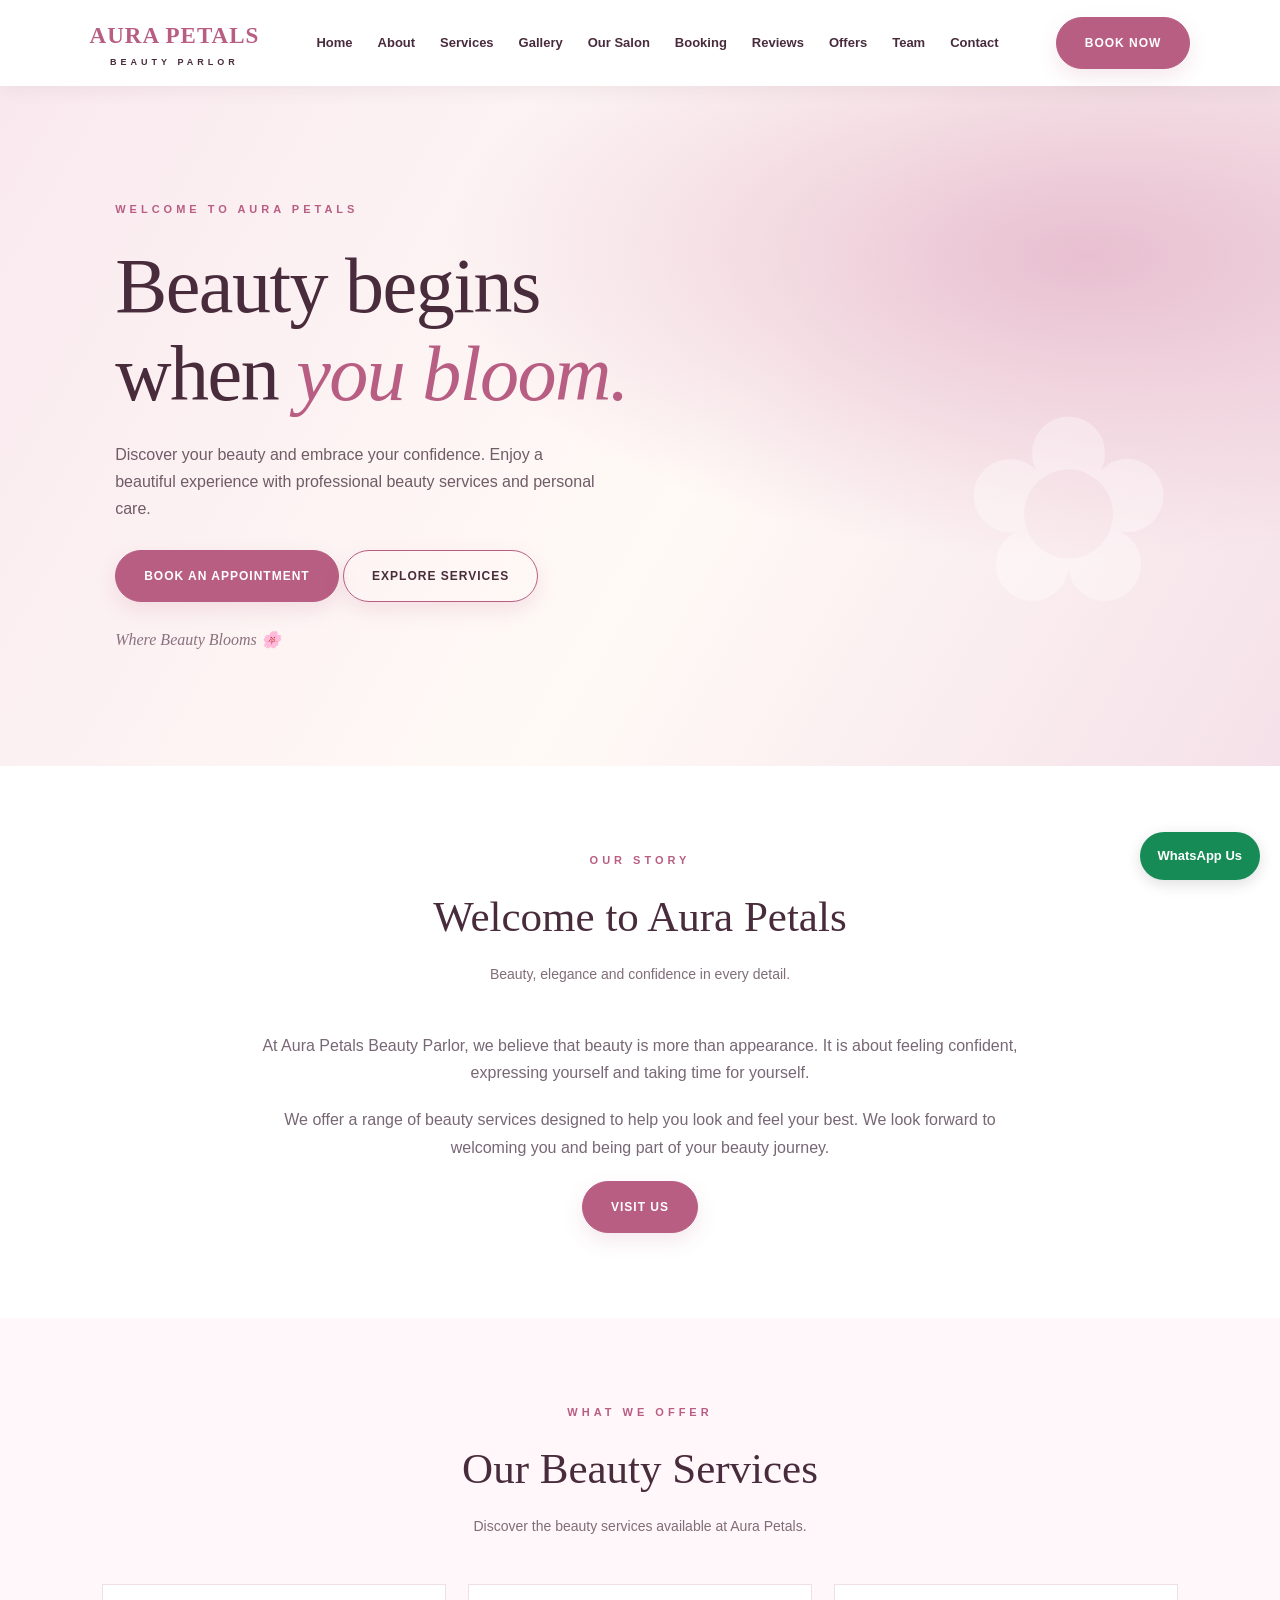
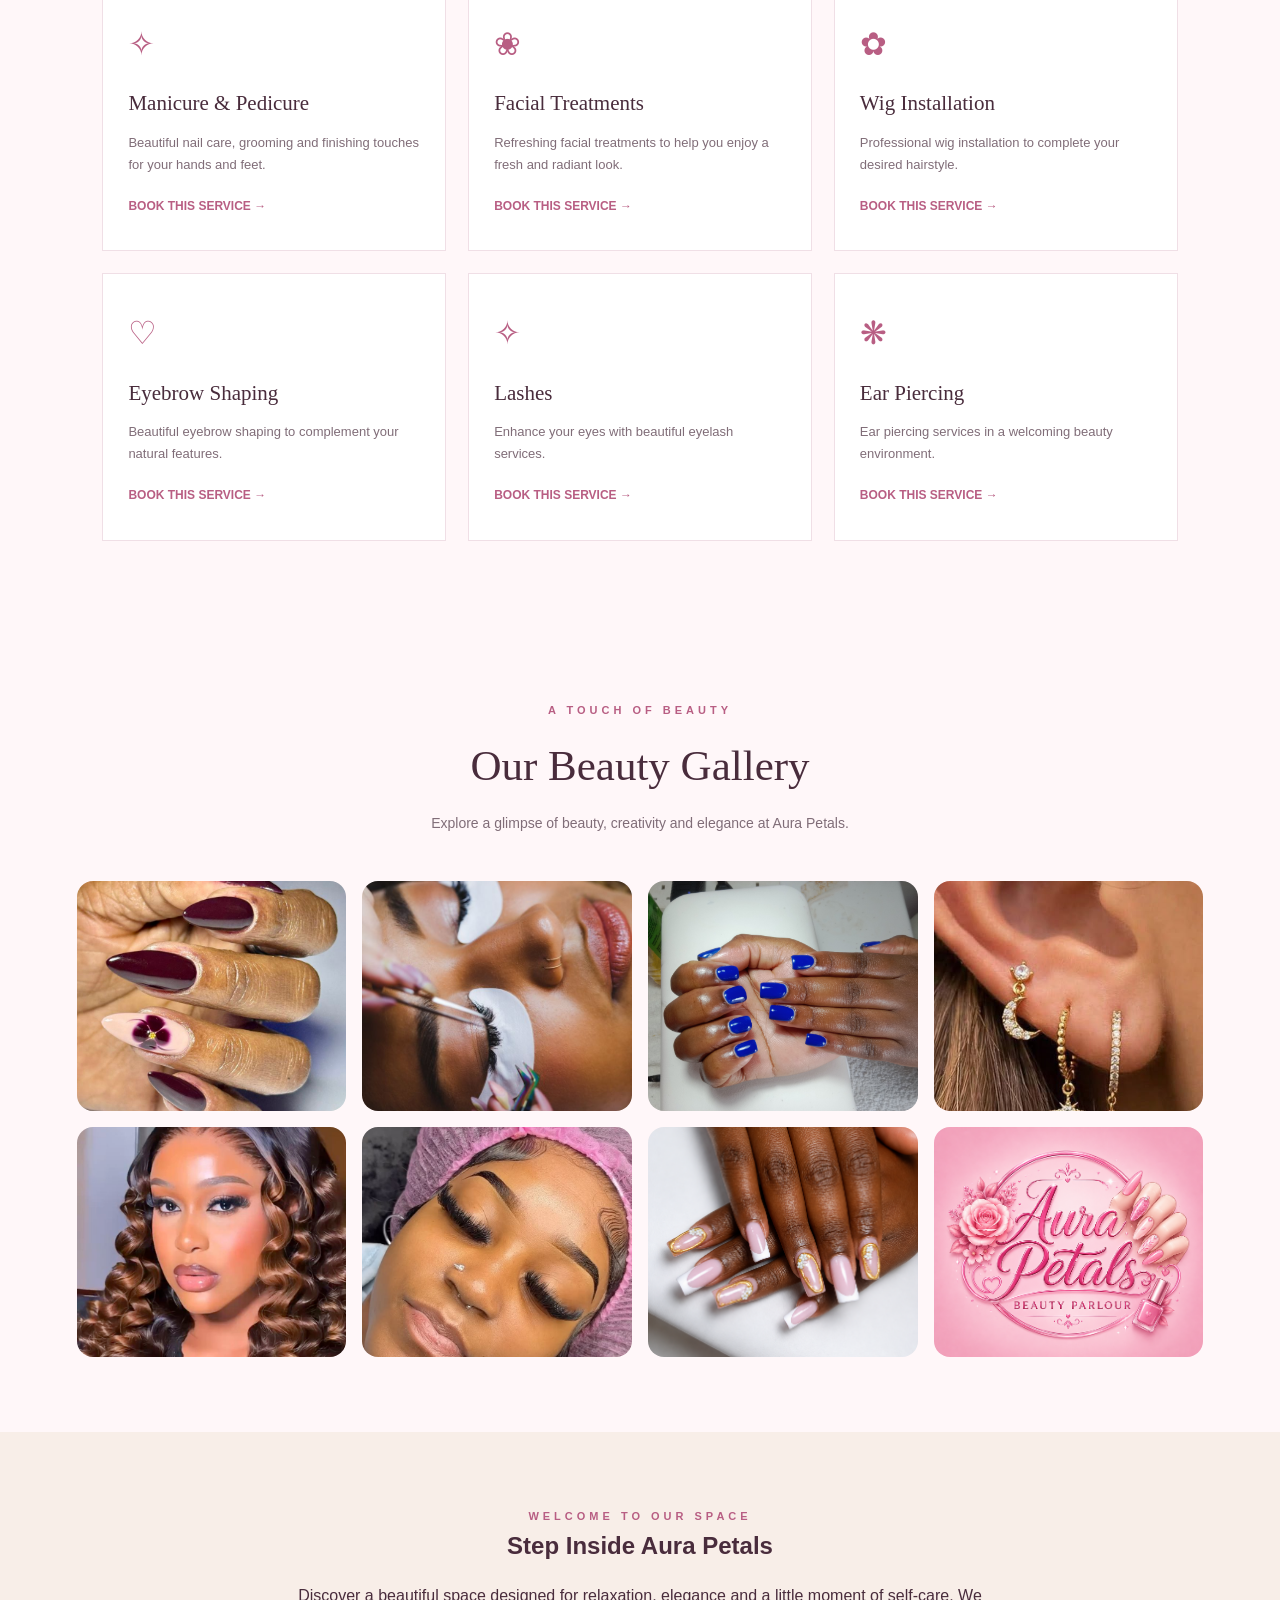
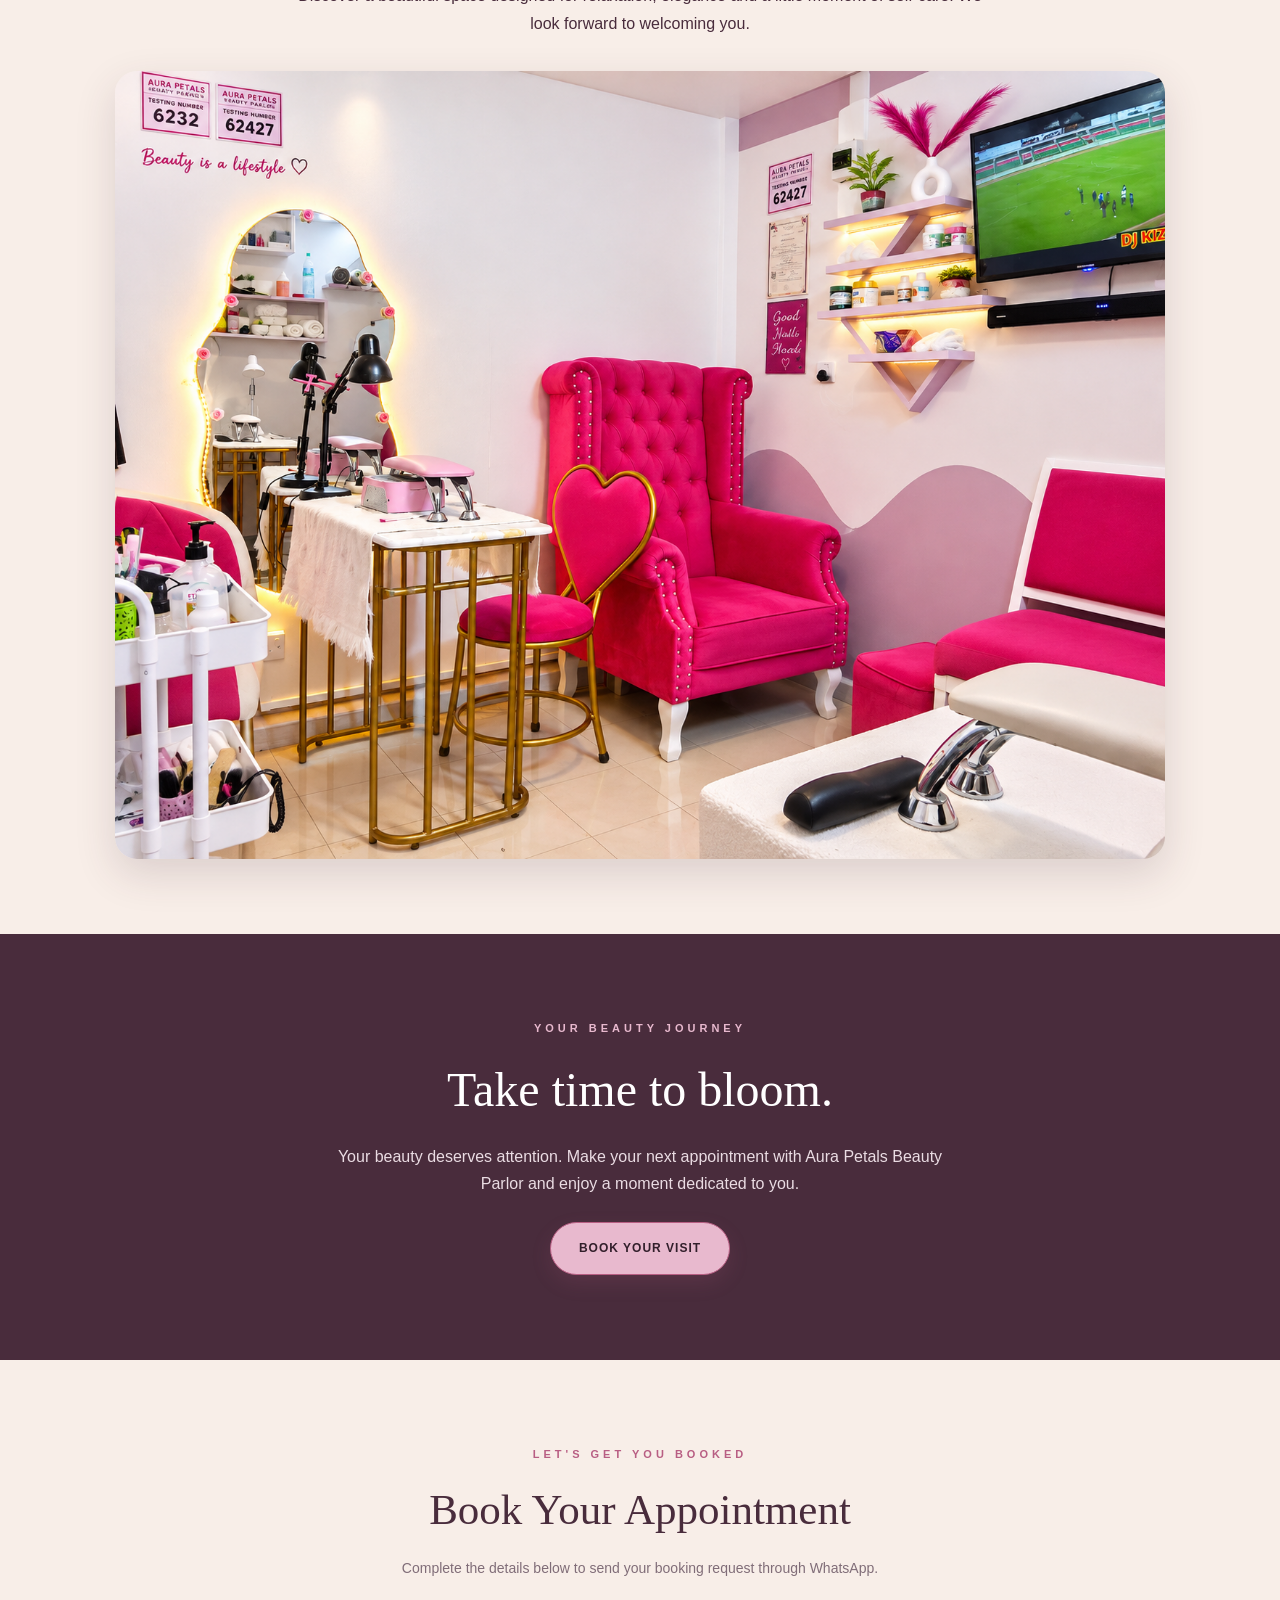
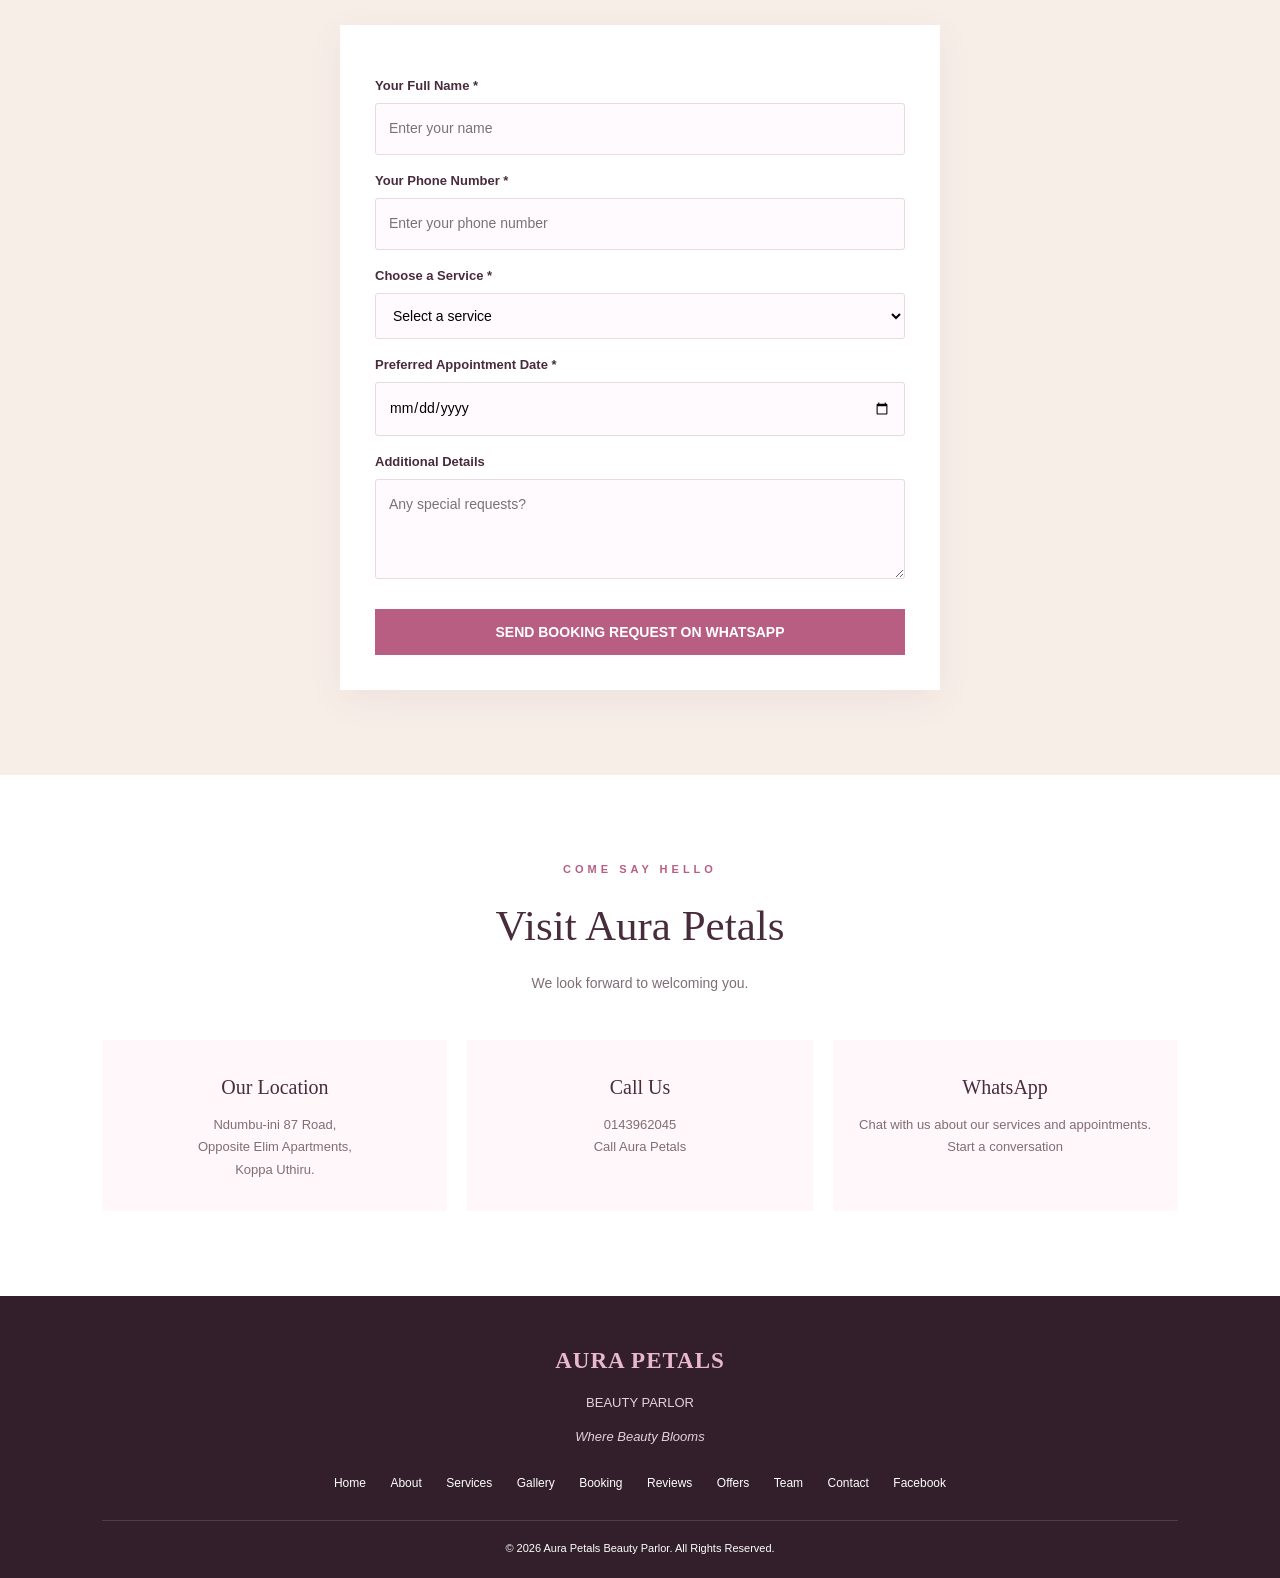
<file: index.html>
<!DOCTYPE html>
<html lang="en">
<head>
<meta charset="UTF-8">
<meta name="viewport" content="width=device-width, initial-scale=1.0">

<title>Aura Petals Beauty Parlor | Where Beauty Blooms</title>
<meta name="description" content="Experience beauty and elegance at Aura Petals Beauty Parlor. Discover professional nail care, facial treatments, lashes, wig installation and more.">

<style>
:root {
  --pink: #b85e83;
  --deep: #492c3c;
  --light: #fff7f9;
  --cream: #f8eee8;
  --gold: #b99568;
  --white: #ffffff;
}

* {
  margin: 0;
  padding: 0;
  box-sizing: border-box;
  scroll-behavior: smooth;
}

body {
  font-family: Arial, sans-serif;
  color: var(--deep);
  background: var(--light);
  line-height: 1.7;
}

a {
  text-decoration: none;
  color: inherit;
}

header {
  position: sticky;
  top: 0;
  z-index: 100;
  background: rgba(255,255,255,.97);
  padding: 16px 7%;
  display: flex;
  align-items: center;
  justify-content: space-between;
  box-shadow: 0 3px 18px #492c3c12;
}

.brand {
  font-family: Georgia, serif;
  font-size: 23px;
  font-weight: bold;
  color: var(--pink);
  letter-spacing: 1px;
}

.brand small {
  display: block;
  font-family: Arial, sans-serif;
  font-size: 9px;
  letter-spacing: 4px;
  text-align: center;
  color: var(--deep);
}

nav {
  display: flex;
  align-items: center;
  gap: 25px;
}

nav a {
  font-size: 13px;
  font-weight: 600;
}

nav a:hover {
  color: var(--pink);
}

.book-nav, .btn {
  display: inline-block;
  background: var(--pink);
  color: white;
  padding: 15px 28px;
  border: 1px solid var(--pink);
  border-radius: 30px;
  font-size: 12px;
  font-weight: bold;
  letter-spacing: 1px;
  text-align: center;
  transition: all .3s ease;
  box-shadow: 0 8px 20px #b85e8325;
}

.book-nav:hover, .btn:hover {
  background: var(--deep);
  transform: translateY(-2px);
}

.hero {
  min-height: 680px;
  display: flex;
  align-items: center;
  padding: 100px 9%;
  background:
    radial-gradient(ellipse at 85% 25%, #e8bfd0 0%, transparent 42%),
    linear-gradient(120deg, #f9e9ef 0%, #fffaf6 55%, #f5e1e9 100%);
  position: relative;
  overflow: hidden;
}

.hero::after {
  content: "✿";
  position: absolute;
  right: 8%;
  bottom: 5%;
  font-size: 260px;
  color: #ffffff55;
  pointer-events: none;
}

.hero-content {
  max-width: 650px;
  position: relative;
  z-index: 1;
}

.eyebrow {
  color: var(--pink);
  letter-spacing: 4px;
  font-size: 11px;
  font-weight: bold;
  text-transform: uppercase;
}

.hero h1 {
  font-family: Georgia, serif;
  font-size: clamp(42px, 7vw, 78px);
  line-height: 1.12;
  letter-spacing: -1.5px;
  margin: 24px 0;
  font-weight: normal;
  color: #492c3c;
}

.hero h1 span {
  color: var(--pink);
  font-style: italic;
}

.hero p {
  max-width: 490px;
  margin-bottom: 27px;
  color: #705b67;
}

.hero-note {
  margin-top: 24px;
  color: #8b7180;
  font-family: Georgia, serif;
  font-style: italic;
}

section {
  padding: 85px 8%;
}

.section-heading {
  text-align: center;
  max-width: 650px;
  margin: 0 auto 45px;
}

.section-heading h2 {
  font-family: Georgia, serif;
  font-size: clamp(30px, 5vw, 43px);
  font-weight: normal;
  margin: 10px 0;
}

.section-heading p {
  color: #806d78;
  font-size: 14px;
}

.about {
  background: white;
  text-align: center;
}

.about-content {
  max-width: 760px;
  margin: auto;
}

.about-content p {
  color: #786774;
  margin-bottom: 20px;
}

.services {
  background: var(--light);
}

.service-grid {
  display: grid;
  grid-template-columns: repeat(3, 1fr);
  gap: 22px;
}

.service-card {
  background: white;
  border: 1px solid #f0dfe6;
  padding: 32px 25px;
  transition: .3s;
}

.service-card:hover {
  transform: translateY(-6px);
  box-shadow: 0 12px 30px #492c3c12;
}

.service-icon {
  font-size: 32px;
  color: var(--pink);
  margin-bottom: 15px;
}

.service-card h3 {
  font-family: Georgia, serif;
  font-size: 21px;
  font-weight: normal;
  margin-bottom: 10px;
}

.service-card p {
  font-size: 13px;
  color: #806d78;
  margin-bottom: 15px;
}

.service-card a {
  color: var(--pink);
  font-size: 12px;
  font-weight: bold;
}

.experience {
  background: var(--deep);
  color: white;
  text-align: center;
}

.experience h2 {
  font-family: Georgia, serif;
  font-weight: normal;
  font-size: clamp(32px, 5vw, 48px);
  margin: 12px 0;
}

.experience p {
  color: #eadce3;
  max-width: 650px;
  margin: 0 auto 25px;
}

.experience .eyebrow {
  color: #e8b9ce;
}

.contact {
  background: white;
}

.contact-grid {
  display: grid;
  grid-template-columns: repeat(3, 1fr);
  gap: 20px;
  text-align: center;
}

.contact-card {
  background: var(--light);
  padding: 30px 18px;
}

.contact-card h3 {
  font-family: Georgia, serif;
  font-size: 20px;
  font-weight: normal;
  margin-bottom: 10px;
}

.contact-card p {
  font-size: 13px;
  color: #806d78;
}

.booking {
  background: var(--cream);
}

.booking-form {
  max-width: 600px;
  margin: auto;
  background: white;
  padding: 35px;
  box-shadow: 0 10px 35px #492c3c10;
}

.booking-form label {
  display: block;
  font-size: 13px;
  font-weight: bold;
  margin: 15px 0 6px;
}

.booking-form input,
.booking-form select,
.booking-form textarea {
  width: 100%;
  padding: 13px;
  border: 1px solid #e9d9e0;
  border-radius: 3px;
  background: #fffafd;
  font: inherit;
  font-size: 14px;
}

.booking-form button {
  width: 100%;
  border: none;
  margin-top: 22px;
  cursor: pointer;
  padding: 15px;
  background: var(--pink);
  color: white;
  font-weight: bold;
  font-size: 14px;
}

.booking-form button:hover {
  background: var(--deep);
}

footer {
  background: #321f2b;
  color: white;
  padding: 45px 8% 20px;
  text-align: center;
}

footer .brand {
  color: #e8b9ce;
}

footer p {
  font-size: 13px;
  color: #e2d1db;
  margin: 12px 0;
}

.footer-links {
  margin: 20px 0;
}

.footer-links a {
  margin: 0 10px;
  font-size: 12px;
}

.copyright {
  border-top: 1px solid #ffffff22;
  padding-top: 18px;
  margin-top: 25px;
  font-size: 11px;
}

.whatsapp {
  position: fixed;
  bottom: 20px;
  right: 20px;
  z-index: 99;
  background: #168b55;
  color: white;
  padding: 13px 18px;
  border-radius: 30px;
  font-size: 13px;
  font-weight: bold;
  box-shadow: 0 4px 15px #0002;
}

@media(max-width: 800px) {
  header {
    padding: 14px 5%;
    flex-wrap: wrap;
    gap: 12px;
  }

  nav {
    gap: 13px;
    flex-wrap: wrap;
  }

  nav a {
    font-size: 11px;
  }

  .book-nav {
    display: none;
  }

  .hero {
    min-height: 530px;
    padding: 70px 7%;
  }

  .hero::after {
    font-size: 170px;
    right: 2%;
  }

  .service-grid {
    grid-template-columns: repeat(2, 1fr);
  }

  .contact-grid {
    grid-template-columns: 1fr;
  }
}

@media(max-width: 480px) {
  .hero {
    min-height: 560px;
    padding: 75px 7%;
  }

  .hero-content {
    width: 100%;
  }

  .hero .btn {
    display: block;
    width: 100%;
    max-width: 310px;
    margin: 12px 0;
    box-sizing: border-box;
  }

  .brand {
    font-size: 19px;
  }

  nav {
    width: 100%;
    display: flex;
    flex-wrap: nowrap;
    justify-content: flex-start;
    gap: 20px;
    overflow-x: auto;
    overflow-y: hidden;
    white-space: nowrap;
    padding: 8px 2px 12px;
    -webkit-overflow-scrolling: touch;
    scrollbar-width: none;
  }

  nav::-webkit-scrollbar {
    display: none;
  }

  nav a {
    flex: 0 0 auto;
    font-size: 12px;
  }

  .service-grid {
    grid-template-columns: 1fr;
  }

  section {
    padding: 65px 6%;
  }

  .booking-form {
    padding: 22px;
  }
}

/* AURA PETALS PHOTO GALLERY */
.gallery {
  padding: 75px 6%;
  background: #fff7f9;
}
.gallery-grid {
  display: grid;
  grid-template-columns: repeat(4, minmax(0, 1fr));
  gap: 16px;
  margin-top: 30px;
}
.gallery-grid img {
  width: 100%;
  height: 230px;
  object-fit: cover;
  border-radius: 16px;
  display: block;
  transition: transform .3s ease;
}
.gallery-grid img:hover {
  transform: scale(1.03);
}
@media (max-width: 700px) {
  .gallery-grid {
    grid-template-columns: repeat(2, minmax(0, 1fr));
    gap: 12px;
  }
  .gallery-grid img {
    height: 180px;
  }
}
@media (max-width: 380px) {
  .gallery-grid img {
    height: 145px;
  }
}


/* AURA PETALS INTERIOR FEATURE */
.interior-feature {
  padding: 75px 6%;
  background: #f8eee8;
  text-align: center;
}
.interior-feature .interior-photo {
  display: block;
  width: 100%;
  max-width: 1050px;
  height: auto;
  margin: 32px auto 0;
  border-radius: 22px;
  box-shadow: 0 15px 40px rgba(73, 44, 60, .16);
}
.interior-feature .interior-description {
  max-width: 700px;
  margin: 15px auto 0;
  line-height: 1.8;
}

</style>
</head>

<body>

<header>
  <a class="brand" href="#home">
    AURA PETALS
    <small>BEAUTY PARLOR</small>
  </a>

  <nav>
    <a href="#home">Home</a>
    <a href="about.html">About</a>
    <a href="services.html">Services</a>
    <a href="gallery.html">Gallery</a>
    <a href="#salon-interior">Our Salon</a>
    <a href="booking.html">Booking</a>
    <a href="reviews.html">Reviews</a>
    <a href="offers.html">Offers</a>
    <a href="team.html">Team</a>
    <a href="contact.html">Contact</a>
  </nav>

  <a class="book-nav" href="#booking">BOOK NOW</a>
</header>

<main>

<section class="hero" id="home">
  <div class="hero-content">
    <div class="eyebrow">WELCOME TO AURA PETALS</div>

    <h1>Beauty begins<br>when <span>you bloom.</span></h1>

    <p>
      Discover your beauty and embrace your confidence.
      Enjoy a beautiful experience with professional beauty
      services and personal care.
    </p>

    <a class="btn" href="#booking">BOOK AN APPOINTMENT</a>
    <a class="btn" href="#services"
       style="background:transparent;color:#492c3c;border:1px solid #b85e83">
       EXPLORE SERVICES
    </a>

    <div class="hero-note">Where Beauty Blooms 🌸</div>
  </div>
</section>

<section class="about" id="about">
  <div class="section-heading">
    <div class="eyebrow">OUR STORY</div>
    <h2>Welcome to Aura Petals</h2>
    <p>Beauty, elegance and confidence in every detail.</p>
  </div>

  <div class="about-content">
    <p>
      At Aura Petals Beauty Parlor, we believe that beauty is
      more than appearance. It is about feeling confident,
      expressing yourself and taking time for yourself.
    </p>

    <p>
      We offer a range of beauty services designed to help
      you look and feel your best. We look forward to welcoming
      you and being part of your beauty journey.
    </p>

    <a class="btn" href="#booking">VISIT US</a>
  </div>
</section>

<section class="services" id="services">
  <div class="section-heading">
    <div class="eyebrow">WHAT WE OFFER</div>
    <h2>Our Beauty Services</h2>
    <p>Discover the beauty services available at Aura Petals.</p>
  </div>

  <div class="service-grid">

    <div class="service-card">
      <div class="service-icon">✧</div>
      <h3>Manicure & Pedicure</h3>
      <p>Beautiful nail care, grooming and finishing touches for your hands and feet.</p>
      <a href="#booking">BOOK THIS SERVICE →</a>
    </div>

    <div class="service-card">
      <div class="service-icon">❀</div>
      <h3>Facial Treatments</h3>
      <p>Refreshing facial treatments to help you enjoy a fresh and radiant look.</p>
      <a href="#booking">BOOK THIS SERVICE →</a>
    </div>

    <div class="service-card">
      <div class="service-icon">✿</div>
      <h3>Wig Installation</h3>
      <p>Professional wig installation to complete your desired hairstyle.</p>
      <a href="#booking">BOOK THIS SERVICE →</a>
    </div>

    <div class="service-card">
      <div class="service-icon">♡</div>
      <h3>Eyebrow Shaping</h3>
      <p>Beautiful eyebrow shaping to complement your natural features.</p>
      <a href="#booking">BOOK THIS SERVICE →</a>
    </div>

    <div class="service-card">
      <div class="service-icon">✧</div>
      <h3>Lashes</h3>
      <p>Enhance your eyes with beautiful eyelash services.</p>
      <a href="#booking">BOOK THIS SERVICE →</a>
    </div>

    <div class="service-card">
      <div class="service-icon">❋</div>
      <h3>Ear Piercing</h3>
      <p>Ear piercing services in a welcoming beauty environment.</p>
      <a href="#booking">BOOK THIS SERVICE →</a>
    </div>

  </div>
</section>


<section class="gallery" id="gallery">
  <div class="section-heading">
    <div class="eyebrow">A TOUCH OF BEAUTY</div>
    <h2>Our Beauty Gallery</h2>
    <p>Explore a glimpse of beauty, creativity and elegance at Aura Petals.</p>
  </div>

  <div class="gallery-grid">
    <img src="images/597f9ee7-18e7-4702-808a-7e76fe4c56a1.jpeg" alt="Beauty gallery photo 1" loading="lazy">
    <img src="images/90b2391b6d97f653b94fcc72361eb8f6.jpg" alt="Beauty gallery photo 2" loading="lazy">
    <img src="images/IMG_20260911_134731.jpg" alt="Beauty gallery photo 3" loading="lazy">
    <img src="images/These%20earing%20%F0%9F%92%96%F0%9F%92%97.jpeg" alt="Beauty gallery photo 4" loading="lazy">
    <img src="images/a619c163f6c14d80a70524e81a66c33c.jpg" alt="Beauty gallery photo 5" loading="lazy">
    <img src="images/b85c7455-88a5-477b-b768-c3364c32d098.jpeg" alt="Beauty gallery photo 6" loading="lazy">
    <img src="images/file_000000003c1c81f4b1640e8e97a359b4.png" alt="Beauty gallery photo 7" loading="lazy">
    <img src="images/file_00000000ef9471f5868946871c7f4daa.png" alt="Beauty gallery photo 8" loading="lazy">
  </div>
</section>


<section class="interior-feature" id="salon-interior">
  <div class="eyebrow">WELCOME TO OUR SPACE</div>
  <h2>Step Inside Aura Petals</h2>
  <p class="interior-description">
    Discover a beautiful space designed for relaxation, elegance
    and a little moment of self-care. We look forward to welcoming you.
  </p>
  <img
    class="interior-photo"
    src="images/aura-petals-interior.png"
    alt="Aura Petals Beauty Parlor interior design"
    loading="lazy">
</section>

<section class="experience">
  <div class="eyebrow">YOUR BEAUTY JOURNEY</div>
  <h2>Take time to bloom.</h2>
  <p>
    Your beauty deserves attention. Make your next appointment
    with Aura Petals Beauty Parlor and enjoy a moment dedicated
    to you.
  </p>
  <a class="btn" href="#booking" style="background:#e8b9ce;color:#321f2b">
    BOOK YOUR VISIT
  </a>
</section>

<section class="booking" id="booking">
  <div class="section-heading">
    <div class="eyebrow">LET'S GET YOU BOOKED</div>
    <h2>Book Your Appointment</h2>
    <p>Complete the details below to send your booking request through WhatsApp.</p>
  </div>

  <form class="booking-form" id="bookingForm">
    <label for="name">Your Full Name *</label>
    <input id="name" type="text" placeholder="Enter your name" required>

    <label for="phone">Your Phone Number *</label>
    <input id="phone" type="tel" placeholder="Enter your phone number" required>

    <label for="service">Choose a Service *</label>
    <select id="service" required>
      <option value="">Select a service</option>
      <option>Manicure & Pedicure</option>
      <option>Facial Treatments</option>
      <option>Wig Installation</option>
      <option>Eyebrow Shaping</option>
      <option>Lashes</option>
      <option>Ear Piercing</option>
    </select>

    <label for="date">Preferred Appointment Date *</label>
    <input id="date" type="date" required>

    <label for="message">Additional Details</label>
    <textarea id="message" rows="3" placeholder="Any special requests?"></textarea>

    <button type="submit">SEND BOOKING REQUEST ON WHATSAPP</button>
  </form>
</section>

<section class="contact" id="contact">
  <div class="section-heading">
    <div class="eyebrow">COME SAY HELLO</div>
    <h2>Visit Aura Petals</h2>
    <p>We look forward to welcoming you.</p>
  </div>

  <div class="contact-grid">
    <div class="contact-card">
      <h3>Our Location</h3>
      <p>Ndumbu-ini 87 Road,<br>Opposite Elim Apartments,<br>Koppa Uthiru.</p>
    </div>

    <div class="contact-card">
      <h3>Call Us</h3>
      <p>0143962045</p>
      <p><a href="tel:+254143962045">Call Aura Petals</a></p>
    </div>

    <div class="contact-card">
      <h3>WhatsApp</h3>
      <p>Chat with us about our services and appointments.</p>
      <p><a href="https://wa.me/254143962045">Start a conversation</a></p>
    </div>
  </div>
</section>

</main>

<footer>
  <a class="brand" href="#home">AURA PETALS</a>
  <p>BEAUTY PARLOR</p>
  <p><em>Where Beauty Blooms</em></p>

  <div class="footer-links">
    <a href="#home">Home</a>
    <a href="about.html">About</a>
    <a href="services.html">Services</a>
    <a href="gallery.html">Gallery</a>
    <a href="booking.html">Booking</a>
    <a href="reviews.html">Reviews</a>
    <a href="offers.html">Offers</a>
    <a href="team.html">Team</a>
    <a href="contact.html">Contact</a>
    <a href="https://www.facebook.com/profile.php?id=61581383393894" target="_blank" rel="noopener">Facebook</a>
  </div>

  <div class="copyright">
    © 2026 Aura Petals Beauty Parlor. All Rights Reserved.
  </div>
</footer>

<a class="whatsapp" href="https://wa.me/254143962045">
  WhatsApp Us
</a>

<script>
const dateInput = document.getElementById("date");
const today = new Date();
const localToday = new Date(
  today.getTime() - today.getTimezoneOffset() * 60000
).toISOString().split("T")[0];

dateInput.min = localToday;

document.getElementById("bookingForm").addEventListener("submit", function(e) {
  e.preventDefault();

  const name = document.getElementById("name").value.trim();
  const phone = document.getElementById("phone").value.trim();
  const service = document.getElementById("service").value;
  const date = document.getElementById("date").value;
  const message = document.getElementById("message").value.trim();

  if (!name || !phone || !service || !date) {
    alert("Please complete all required fields.");
    return;
  }

  const bookingMessage =
    "Hello Aura Petals Beauty Parlor! I would like to request an appointment.%0A%0A" +
    "Name: " + encodeURIComponent(name) + "%0A" +
    "Phone: " + encodeURIComponent(phone) + "%0A" +
    "Service: " + encodeURIComponent(service) + "%0A" +
    "Preferred date: " + encodeURIComponent(date) + "%0A" +
    "Additional details: " + encodeURIComponent(message);

  window.open(
    "https://wa.me/254143962045?text=" + bookingMessage,
    "_blank"
  );
});
</script>

</body>
</html>
</file>
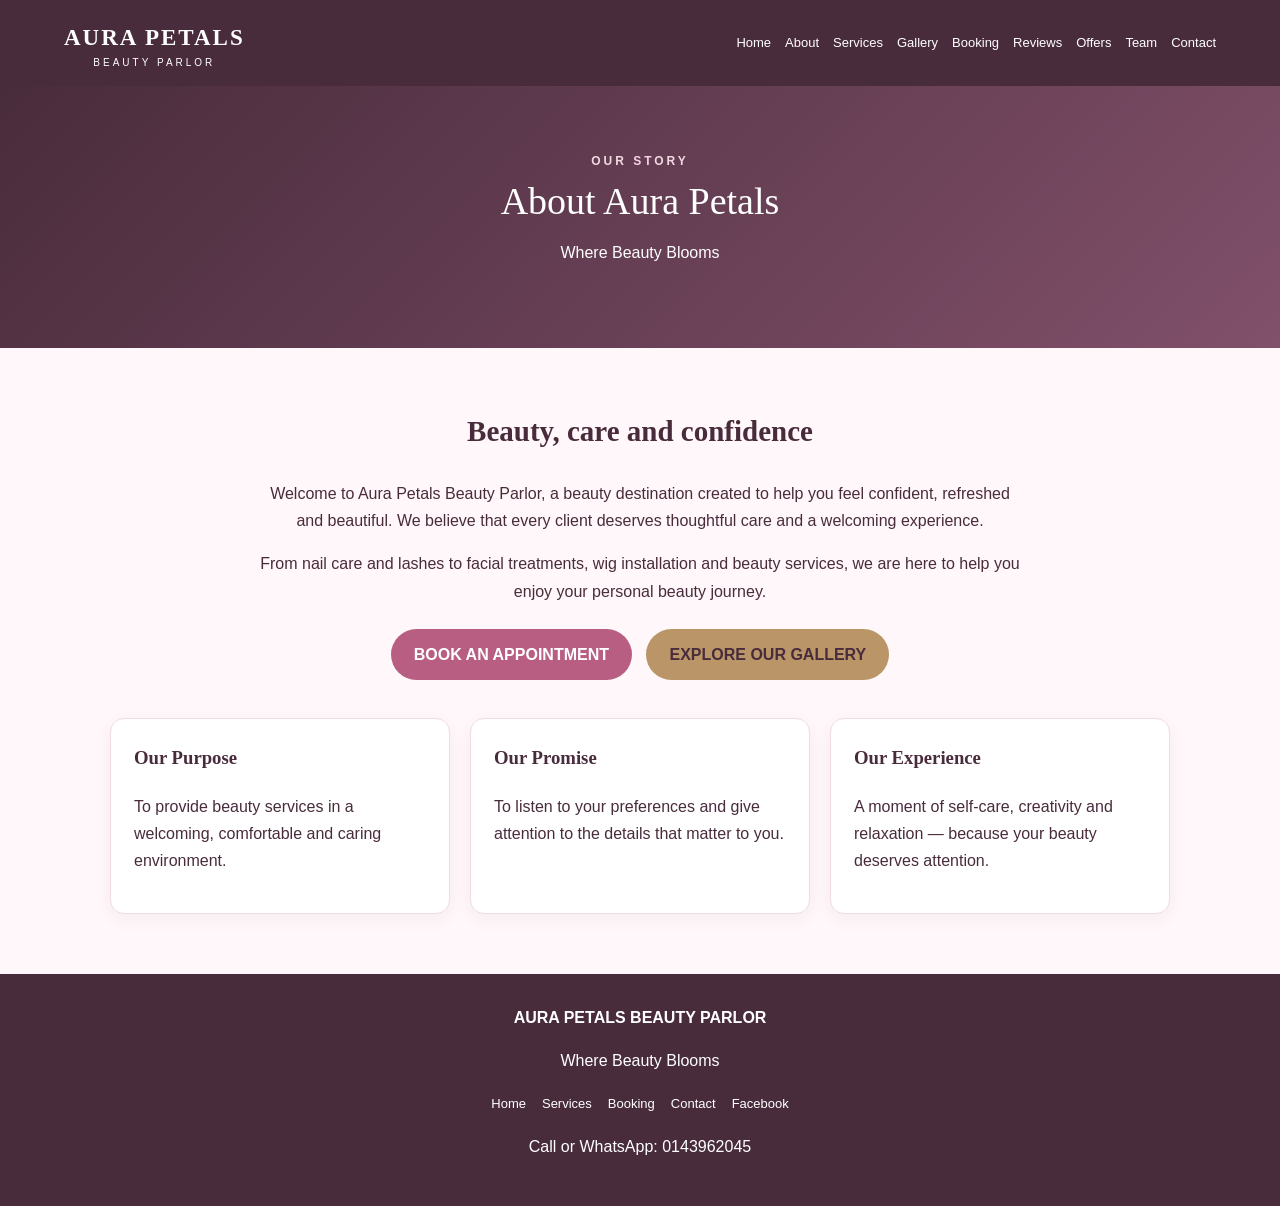
<file: about.html>
<!DOCTYPE html>
<html lang="en">
<head>
<meta charset="UTF-8">
<meta name="viewport" content="width=device-width, initial-scale=1">
<title>About Us | Aura Petals Beauty Parlor</title>
<link rel="stylesheet" href="pages.css">
</head>
<body>
<header>
<a class="brand" href="index.html">AURA PETALS<small>BEAUTY PARLOR</small></a>
<nav>
<a href="index.html">Home</a><a href="about.html">About</a><a href="services.html">Services</a><a href="gallery.html">Gallery</a><a href="booking.html">Booking</a><a href="reviews.html">Reviews</a><a href="offers.html">Offers</a><a href="team.html">Team</a><a href="contact.html">Contact</a>
</nav>
</header>
<section class="page-hero"><div class="eyebrow">OUR STORY</div><h1>About Aura Petals</h1><p>Where Beauty Blooms</p></section>
<main>
<div class="intro">
<h2>Beauty, care and confidence</h2>
<p>Welcome to Aura Petals Beauty Parlor, a beauty destination created to help you feel confident, refreshed and beautiful. We believe that every client deserves thoughtful care and a welcoming experience.</p>
<p>From nail care and lashes to facial treatments, wig installation and beauty services, we are here to help you enjoy your personal beauty journey.</p>
<a class="btn" href="booking.html">BOOK AN APPOINTMENT</a>
<a class="btn gold" href="gallery.html">EXPLORE OUR GALLERY</a>
</div>
<div class="cards">
<div class="card"><h3>Our Purpose</h3><p>To provide beauty services in a welcoming, comfortable and caring environment.</p></div>
<div class="card"><h3>Our Promise</h3><p>To listen to your preferences and give attention to the details that matter to you.</p></div>
<div class="card"><h3>Our Experience</h3><p>A moment of self-care, creativity and relaxation — because your beauty deserves attention.</p></div>
</div>
</main>
<footer><strong>AURA PETALS BEAUTY PARLOR</strong><p>Where Beauty Blooms</p><div class="footer-links"><a href="index.html">Home</a><a href="services.html">Services</a><a href="booking.html">Booking</a><a href="contact.html">Contact</a><a href="https://www.facebook.com/profile.php?id=61581383393894">Facebook</a></div><p>Call or WhatsApp: 0143962045</p></footer>
</body>
</html>
</file>
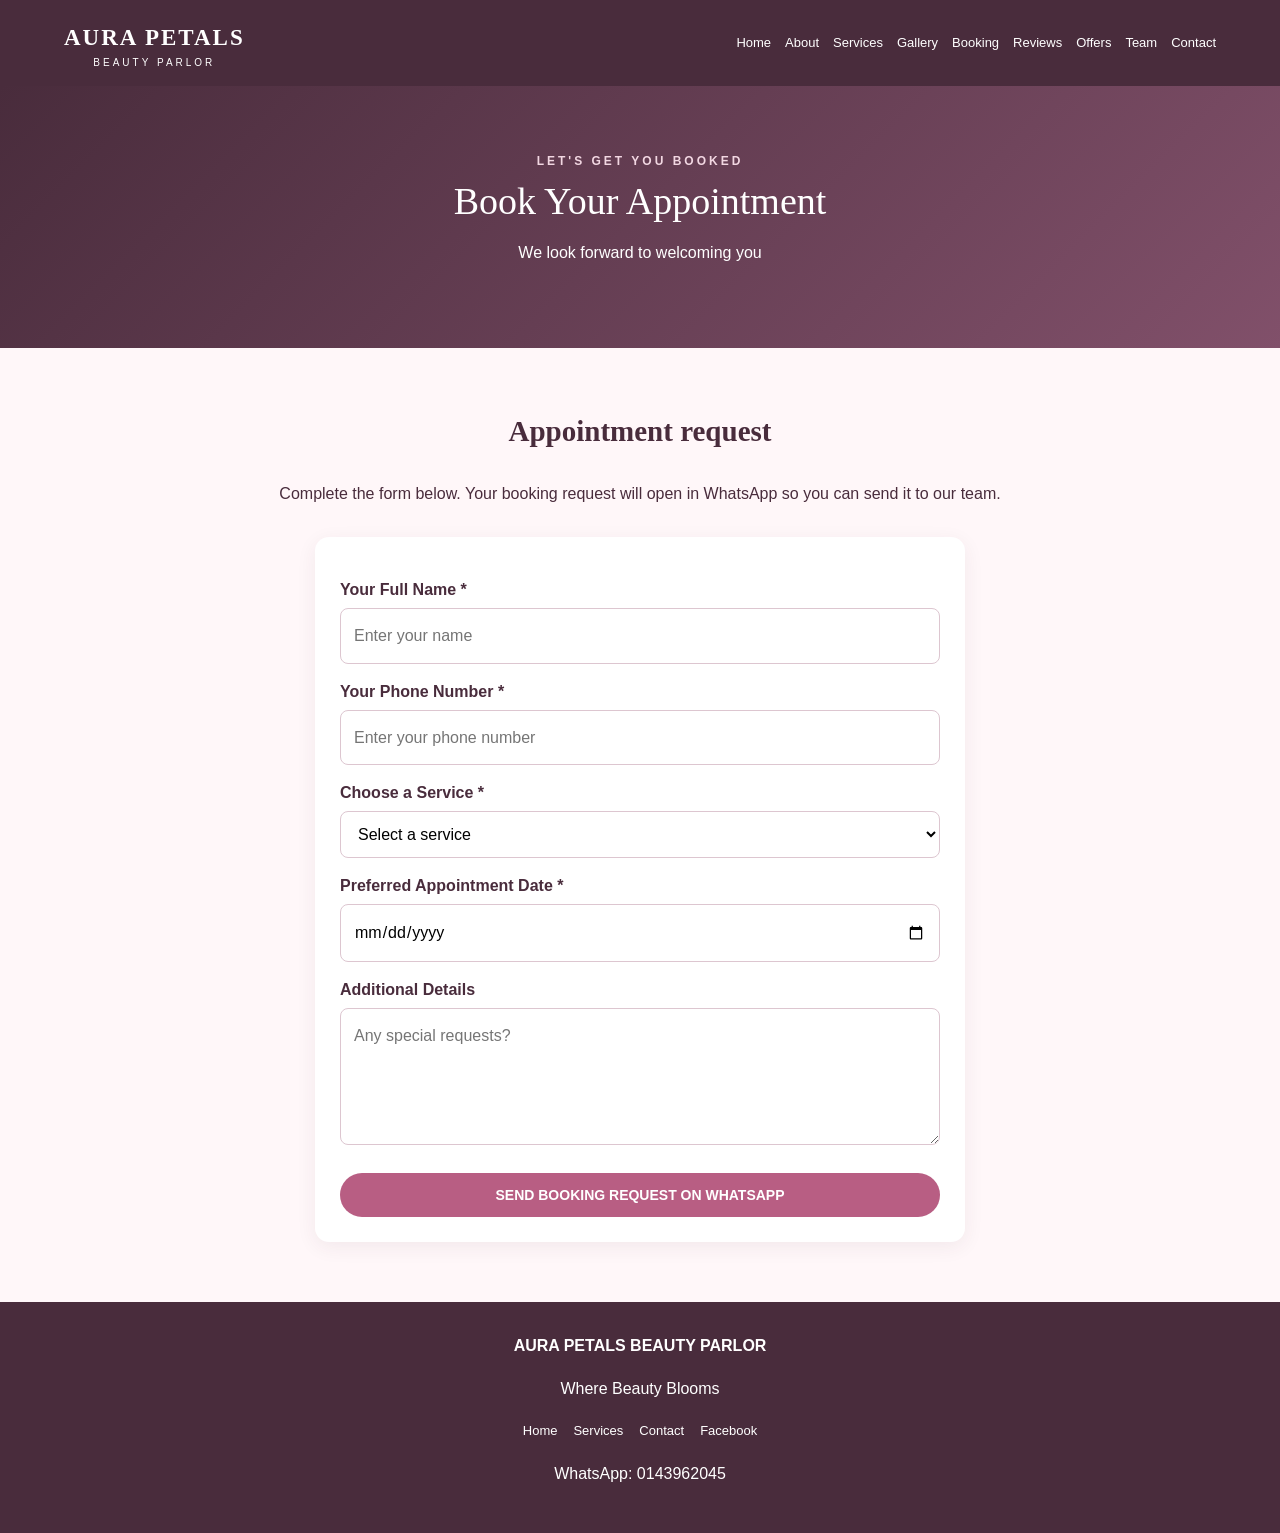
<file: booking.html>
<!DOCTYPE html>
<html lang="en">
<head>
<meta charset="UTF-8">
<meta name="viewport" content="width=device-width, initial-scale=1">
<title>Book Appointment | Aura Petals Beauty Parlor</title>
<link rel="stylesheet" href="pages.css">
</head>
<body>
<header>
<a class="brand" href="index.html">AURA PETALS<small>BEAUTY PARLOR</small></a>
<nav>
<a href="index.html">Home</a><a href="about.html">About</a><a href="services.html">Services</a><a href="gallery.html">Gallery</a><a href="booking.html">Booking</a><a href="reviews.html">Reviews</a><a href="offers.html">Offers</a><a href="team.html">Team</a><a href="contact.html">Contact</a>
</nav>
</header>
<section class="page-hero"><div class="eyebrow">LET'S GET YOU BOOKED</div><h1>Book Your Appointment</h1><p>We look forward to welcoming you</p></section>
<main>
<div class="intro"><h2>Appointment request</h2><p>Complete the form below. Your booking request will open in WhatsApp so you can send it to our team.</p></div>
<form id="bookingForm">
<label for="name">Your Full Name *</label>
<input id="name" type="text" placeholder="Enter your name" required>
<label for="phone">Your Phone Number *</label>
<input id="phone" type="tel" placeholder="Enter your phone number" required>
<label for="service">Choose a Service *</label>
<select id="service" required>
<option value="">Select a service</option>
<option>Manicure &amp; Pedicure</option>
<option>Facial Treatments</option>
<option>Wig Installation</option>
<option>Eyebrow Shaping</option>
<option>Lashes</option>
<option>Ear Piercing</option>
</select>
<label for="date">Preferred Appointment Date *</label>
<input id="date" type="date" required>
<label for="message">Additional Details</label>
<textarea id="message" rows="4" placeholder="Any special requests?"></textarea>
<button type="submit">SEND BOOKING REQUEST ON WHATSAPP</button>
</form>
</main>
<footer><strong>AURA PETALS BEAUTY PARLOR</strong><p>Where Beauty Blooms</p><div class="footer-links"><a href="index.html">Home</a><a href="services.html">Services</a><a href="contact.html">Contact</a><a href="https://www.facebook.com/profile.php?id=61581383393894">Facebook</a></div><p>WhatsApp: 0143962045</p></footer>
<script>
const dateInput = document.getElementById("date");
const now = new Date();
dateInput.min = new Date(now.getTime() - now.getTimezoneOffset() * 60000).toISOString().split("T")[0];

document.getElementById("bookingForm").addEventListener("submit", function(e) {
  e.preventDefault();
  const name = document.getElementById("name").value.trim();
  const phone = document.getElementById("phone").value.trim();
  const service = document.getElementById("service").value;
  const date = document.getElementById("date").value;
  const details = document.getElementById("message").value.trim();

  if (!name || !phone || !service || !date) {
    alert("Please complete all required fields.");
    return;
  }

  const message = "Hello Aura Petals Beauty Parlor! I would like to request an appointment.\n\n" +
    "Name: " + name + "\nPhone: " + phone + "\nService: " + service +
    "\nPreferred date: " + date + "\nAdditional details: " + details;

  window.open("https://wa.me/254143962045?text=" + encodeURIComponent(message), "_blank");
});
</script>
</body>
</html>
</file>
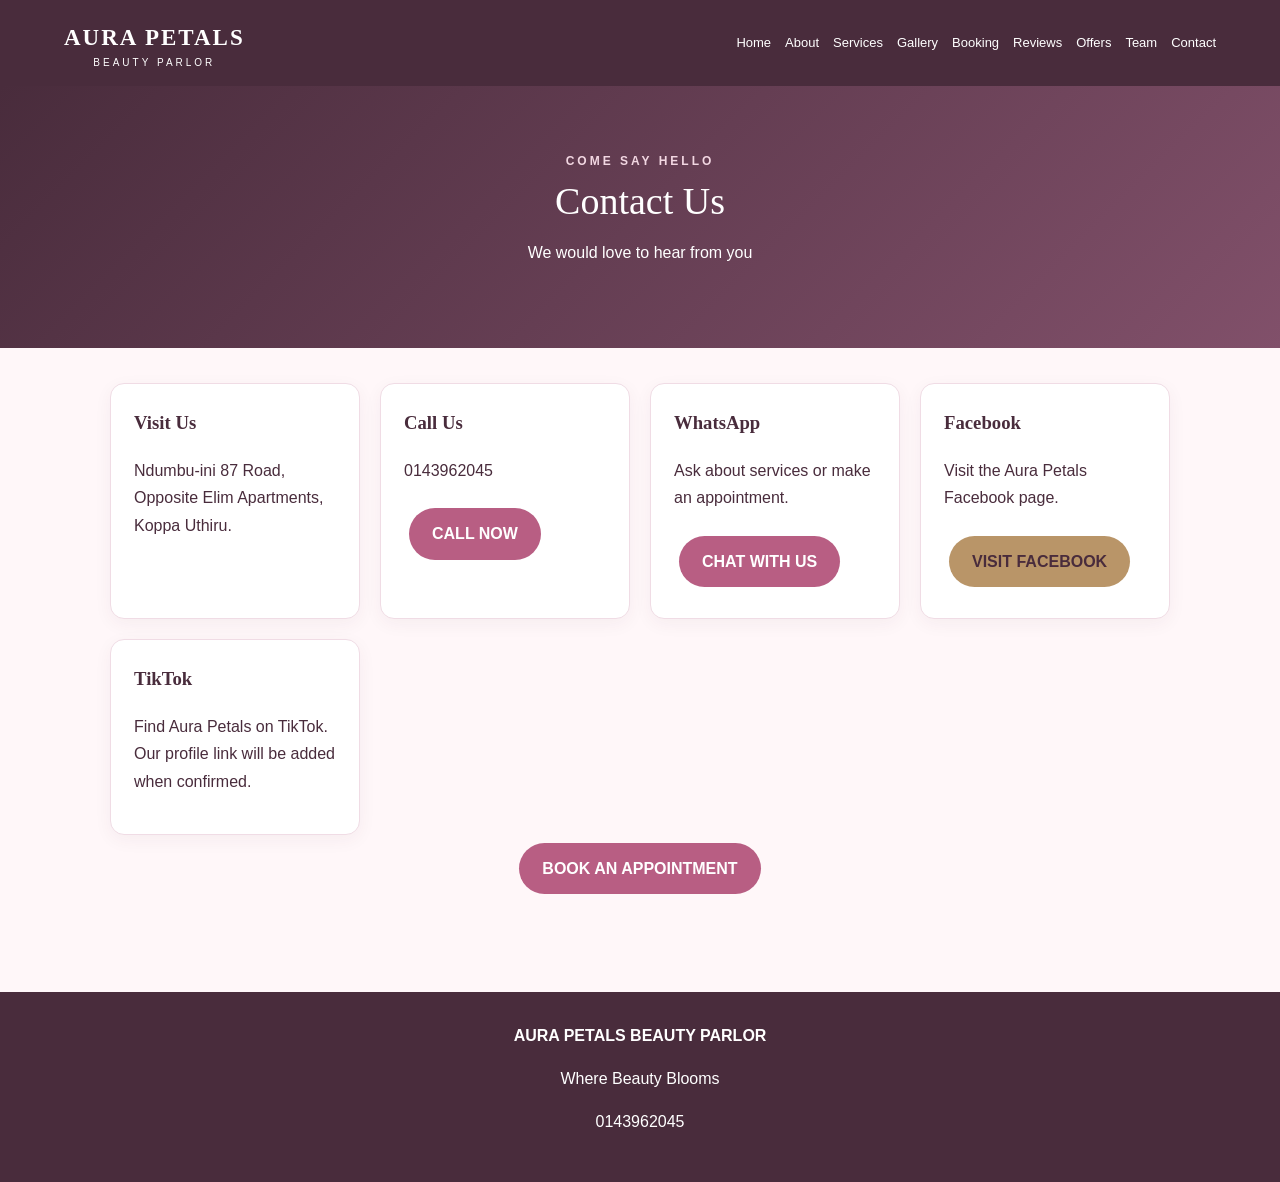
<file: contact.html>
<!DOCTYPE html>
<html lang="en">
<head>
<meta charset="UTF-8">
<meta name="viewport" content="width=device-width, initial-scale=1">
<title>Contact Us | Aura Petals Beauty Parlor</title>
<link rel="stylesheet" href="pages.css">
</head>
<body>
<header>
<a class="brand" href="index.html">AURA PETALS<small>BEAUTY PARLOR</small></a>
<nav>
<a href="index.html">Home</a><a href="about.html">About</a><a href="services.html">Services</a><a href="gallery.html">Gallery</a><a href="booking.html">Booking</a><a href="reviews.html">Reviews</a><a href="offers.html">Offers</a><a href="team.html">Team</a><a href="contact.html">Contact</a>
</nav>
</header>
<section class="page-hero"><div class="eyebrow">COME SAY HELLO</div><h1>Contact Us</h1><p>We would love to hear from you</p></section>
<main>
<div class="cards">
<div class="card"><h3>Visit Us</h3><p>Ndumbu-ini 87 Road,<br>Opposite Elim Apartments,<br>Koppa Uthiru.</p></div>
<div class="card"><h3>Call Us</h3><p>0143962045</p><a class="btn" href="tel:+254143962045">CALL NOW</a></div>
<div class="card"><h3>WhatsApp</h3><p>Ask about services or make an appointment.</p><a class="btn" href="https://wa.me/254143962045">CHAT WITH US</a></div>
<div class="card"><h3>Facebook</h3><p>Visit the Aura Petals Facebook page.</p><a class="btn gold" href="https://www.facebook.com/profile.php?id=61581383393894" target="_blank" rel="noopener">VISIT FACEBOOK</a></div>
<div class="card"><h3>TikTok</h3><p>Find Aura Petals on TikTok. Our profile link will be added when confirmed.</p></div>
</div>
<div class="intro"><a class="btn" href="booking.html">BOOK AN APPOINTMENT</a></div>
</main>
<footer><strong>AURA PETALS BEAUTY PARLOR</strong><p>Where Beauty Blooms</p><p>0143962045</p></footer>
</body>
</html>
</file>
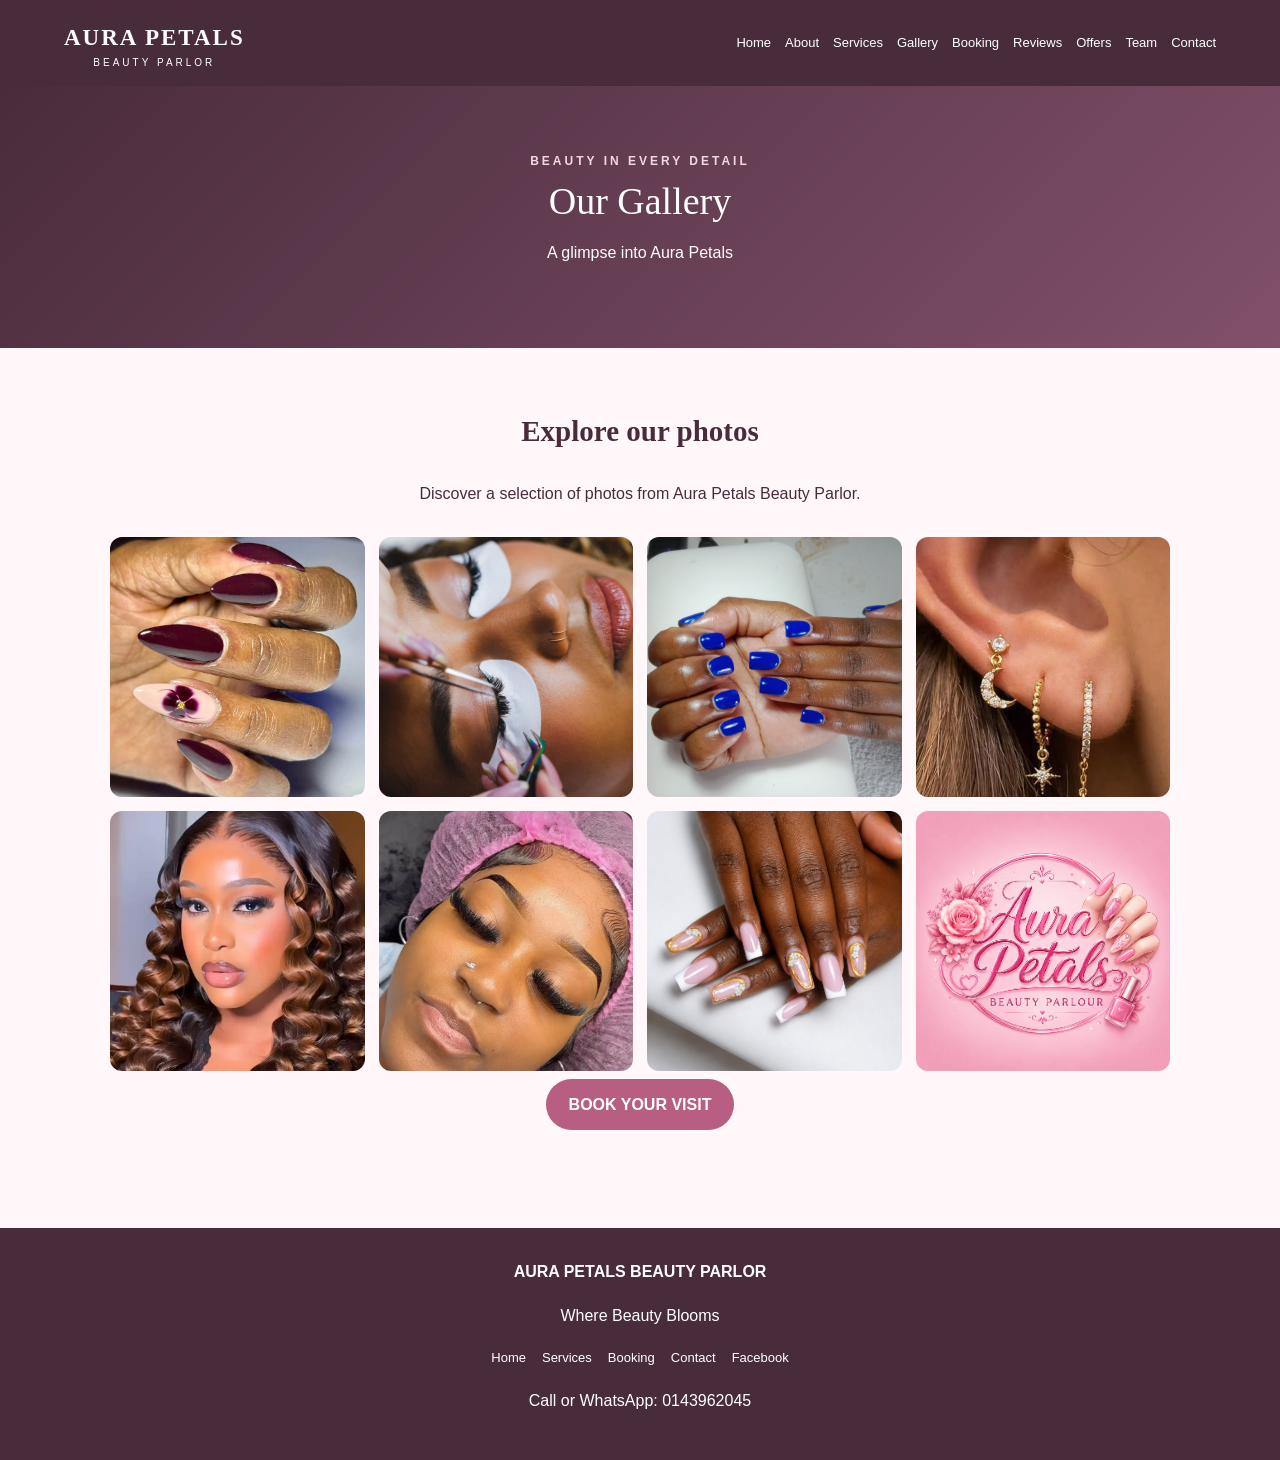
<file: gallery.html>
<!DOCTYPE html>
<html lang="en">
<head>
<meta charset="UTF-8">
<meta name="viewport" content="width=device-width, initial-scale=1">
<title>Gallery | Aura Petals Beauty Parlor</title>
<link rel="stylesheet" href="pages.css">
</head>
<body>
<header>
<a class="brand" href="index.html">AURA PETALS<small>BEAUTY PARLOR</small></a>
<nav>
<a href="index.html">Home</a><a href="about.html">About</a><a href="services.html">Services</a><a href="gallery.html">Gallery</a><a href="booking.html">Booking</a><a href="reviews.html">Reviews</a><a href="offers.html">Offers</a><a href="team.html">Team</a><a href="contact.html">Contact</a>
</nav>
</header>
<section class="page-hero"><div class="eyebrow">BEAUTY IN EVERY DETAIL</div><h1>Our Gallery</h1><p>A glimpse into Aura Petals</p></section>
<main>
<div class="intro"><h2>Explore our photos</h2><p>Discover a selection of photos from Aura Petals Beauty Parlor.</p></div>
<div class="gallery-grid">
<img src="images/597f9ee7-18e7-4702-808a-7e76fe4c56a1.jpeg" alt="Aura Petals beauty gallery photo 1" loading="lazy">
<img src="images/90b2391b6d97f653b94fcc72361eb8f6.jpg" alt="Aura Petals beauty gallery photo 2" loading="lazy">
<img src="images/IMG_20260911_134731.jpg" alt="Aura Petals beauty gallery photo 3" loading="lazy">
<img src="images/These%20earing%20%F0%9F%92%96%F0%9F%92%97.jpeg" alt="Aura Petals beauty gallery photo 4" loading="lazy">
<img src="images/a619c163f6c14d80a70524e81a66c33c.jpg" alt="Aura Petals beauty gallery photo 5" loading="lazy">
<img src="images/b85c7455-88a5-477b-b768-c3364c32d098.jpeg" alt="Aura Petals beauty gallery photo 6" loading="lazy">
<img src="images/file_000000003c1c81f4b1640e8e97a359b4.png" alt="Aura Petals beauty gallery photo 7" loading="lazy">
<img src="images/file_00000000ef9471f5868946871c7f4daa.png" alt="Aura Petals beauty gallery photo 8" loading="lazy">
</div>
<div class="intro"><a class="btn" href="booking.html">BOOK YOUR VISIT</a></div>
</main>
<footer><strong>AURA PETALS BEAUTY PARLOR</strong><p>Where Beauty Blooms</p><div class="footer-links"><a href="index.html">Home</a><a href="services.html">Services</a><a href="booking.html">Booking</a><a href="contact.html">Contact</a><a href="https://www.facebook.com/profile.php?id=61581383393894">Facebook</a></div><p>Call or WhatsApp: 0143962045</p></footer>
</body>
</html>
</file>
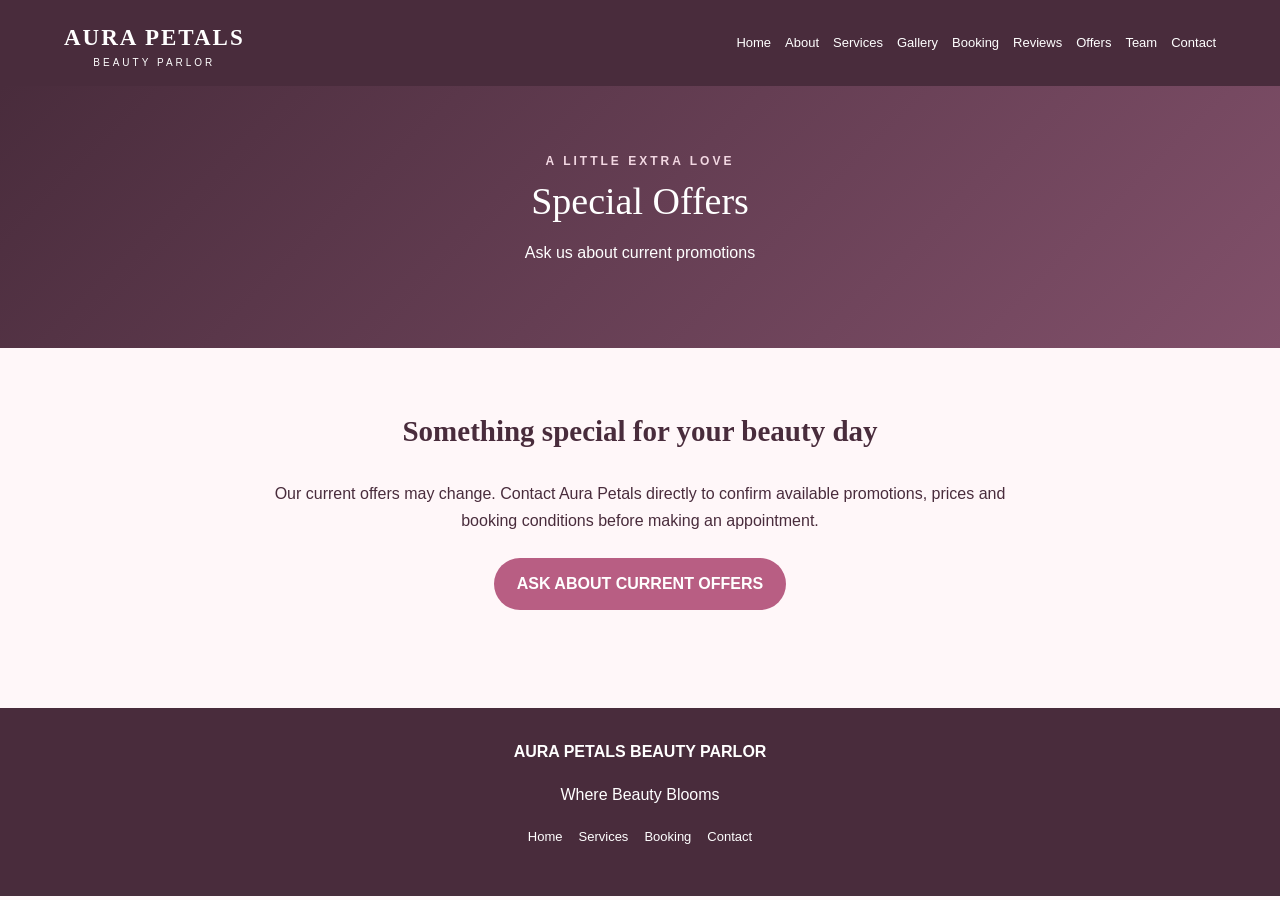
<file: offers.html>
<!DOCTYPE html>
<html lang="en">
<head>
<meta charset="UTF-8">
<meta name="viewport" content="width=device-width, initial-scale=1">
<title>Special Offers | Aura Petals Beauty Parlor</title>
<link rel="stylesheet" href="pages.css">
</head>
<body>
<header>
<a class="brand" href="index.html">AURA PETALS<small>BEAUTY PARLOR</small></a>
<nav>
<a href="index.html">Home</a><a href="about.html">About</a><a href="services.html">Services</a><a href="gallery.html">Gallery</a><a href="booking.html">Booking</a><a href="reviews.html">Reviews</a><a href="offers.html">Offers</a><a href="team.html">Team</a><a href="contact.html">Contact</a>
</nav>
</header>
<section class="page-hero"><div class="eyebrow">A LITTLE EXTRA LOVE</div><h1>Special Offers</h1><p>Ask us about current promotions</p></section>
<main>
<div class="intro">
<h2>Something special for your beauty day</h2>
<p>Our current offers may change. Contact Aura Petals directly to confirm available promotions, prices and booking conditions before making an appointment.</p>
<a class="btn" href="https://wa.me/254143962045?text=Hello%20Aura%20Petals%2C%20please%20tell%20me%20about%20your%20current%20offers." target="_blank" rel="noopener">ASK ABOUT CURRENT OFFERS</a>
</div>
</main>
<footer><strong>AURA PETALS BEAUTY PARLOR</strong><p>Where Beauty Blooms</p><div class="footer-links"><a href="index.html">Home</a><a href="services.html">Services</a><a href="booking.html">Booking</a><a href="contact.html">Contact</a></div></footer>
</body>
</html>
</file>
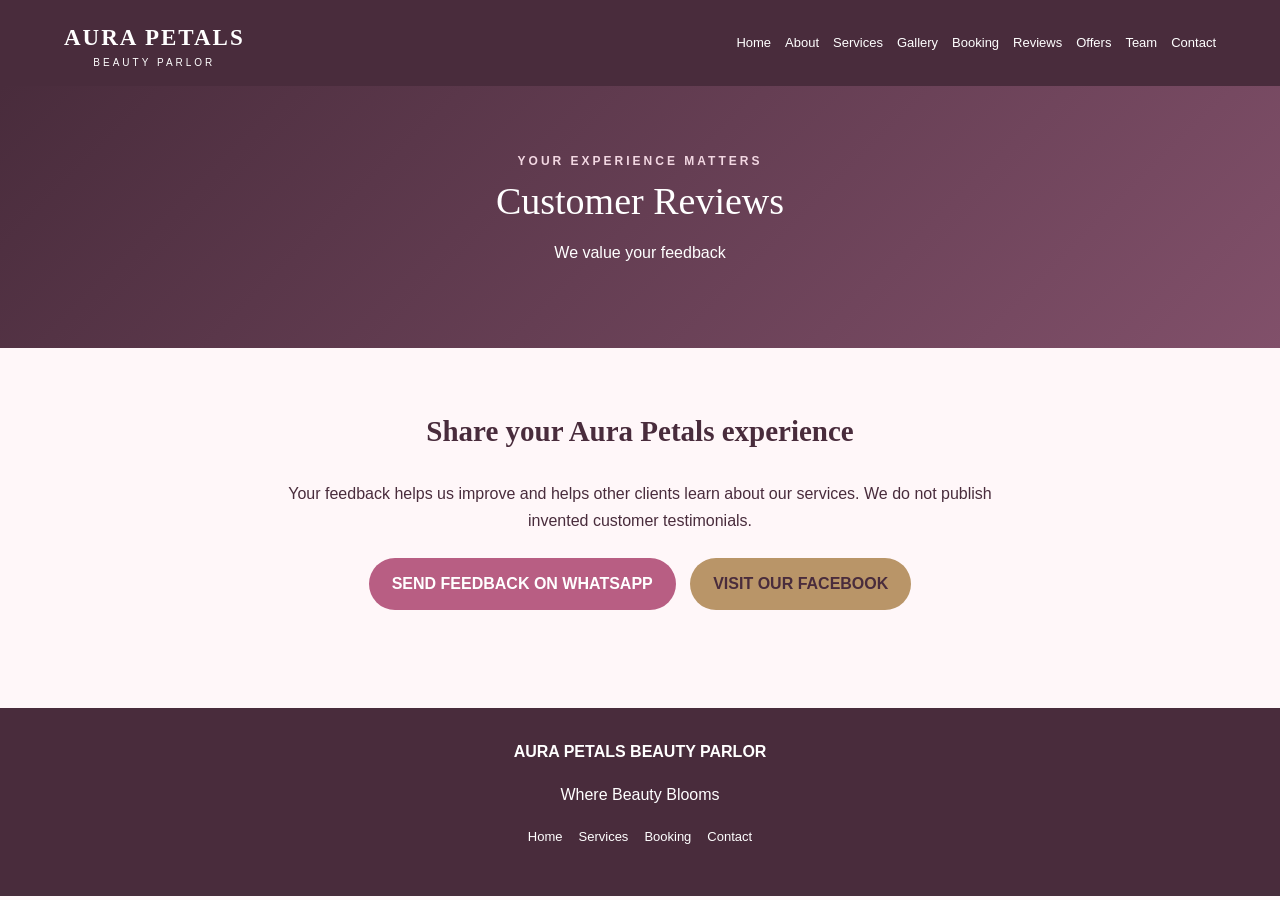
<file: reviews.html>
<!DOCTYPE html>
<html lang="en">
<head>
<meta charset="UTF-8">
<meta name="viewport" content="width=device-width, initial-scale=1">
<title>Customer Reviews | Aura Petals Beauty Parlor</title>
<link rel="stylesheet" href="pages.css">
</head>
<body>
<header>
<a class="brand" href="index.html">AURA PETALS<small>BEAUTY PARLOR</small></a>
<nav>
<a href="index.html">Home</a><a href="about.html">About</a><a href="services.html">Services</a><a href="gallery.html">Gallery</a><a href="booking.html">Booking</a><a href="reviews.html">Reviews</a><a href="offers.html">Offers</a><a href="team.html">Team</a><a href="contact.html">Contact</a>
</nav>
</header>
<section class="page-hero"><div class="eyebrow">YOUR EXPERIENCE MATTERS</div><h1>Customer Reviews</h1><p>We value your feedback</p></section>
<main>
<div class="intro">
<h2>Share your Aura Petals experience</h2>
<p>Your feedback helps us improve and helps other clients learn about our services. We do not publish invented customer testimonials.</p>
<a class="btn" href="https://wa.me/254143962045?text=Hello%20Aura%20Petals%2C%20I%20would%20like%20to%20share%20my%20feedback." target="_blank" rel="noopener">SEND FEEDBACK ON WHATSAPP</a>
<a class="btn gold" href="https://www.facebook.com/profile.php?id=61581383393894" target="_blank" rel="noopener">VISIT OUR FACEBOOK</a>
</div>
</main>
<footer><strong>AURA PETALS BEAUTY PARLOR</strong><p>Where Beauty Blooms</p><div class="footer-links"><a href="index.html">Home</a><a href="services.html">Services</a><a href="booking.html">Booking</a><a href="contact.html">Contact</a></div></footer>
</body>
</html>
</file>
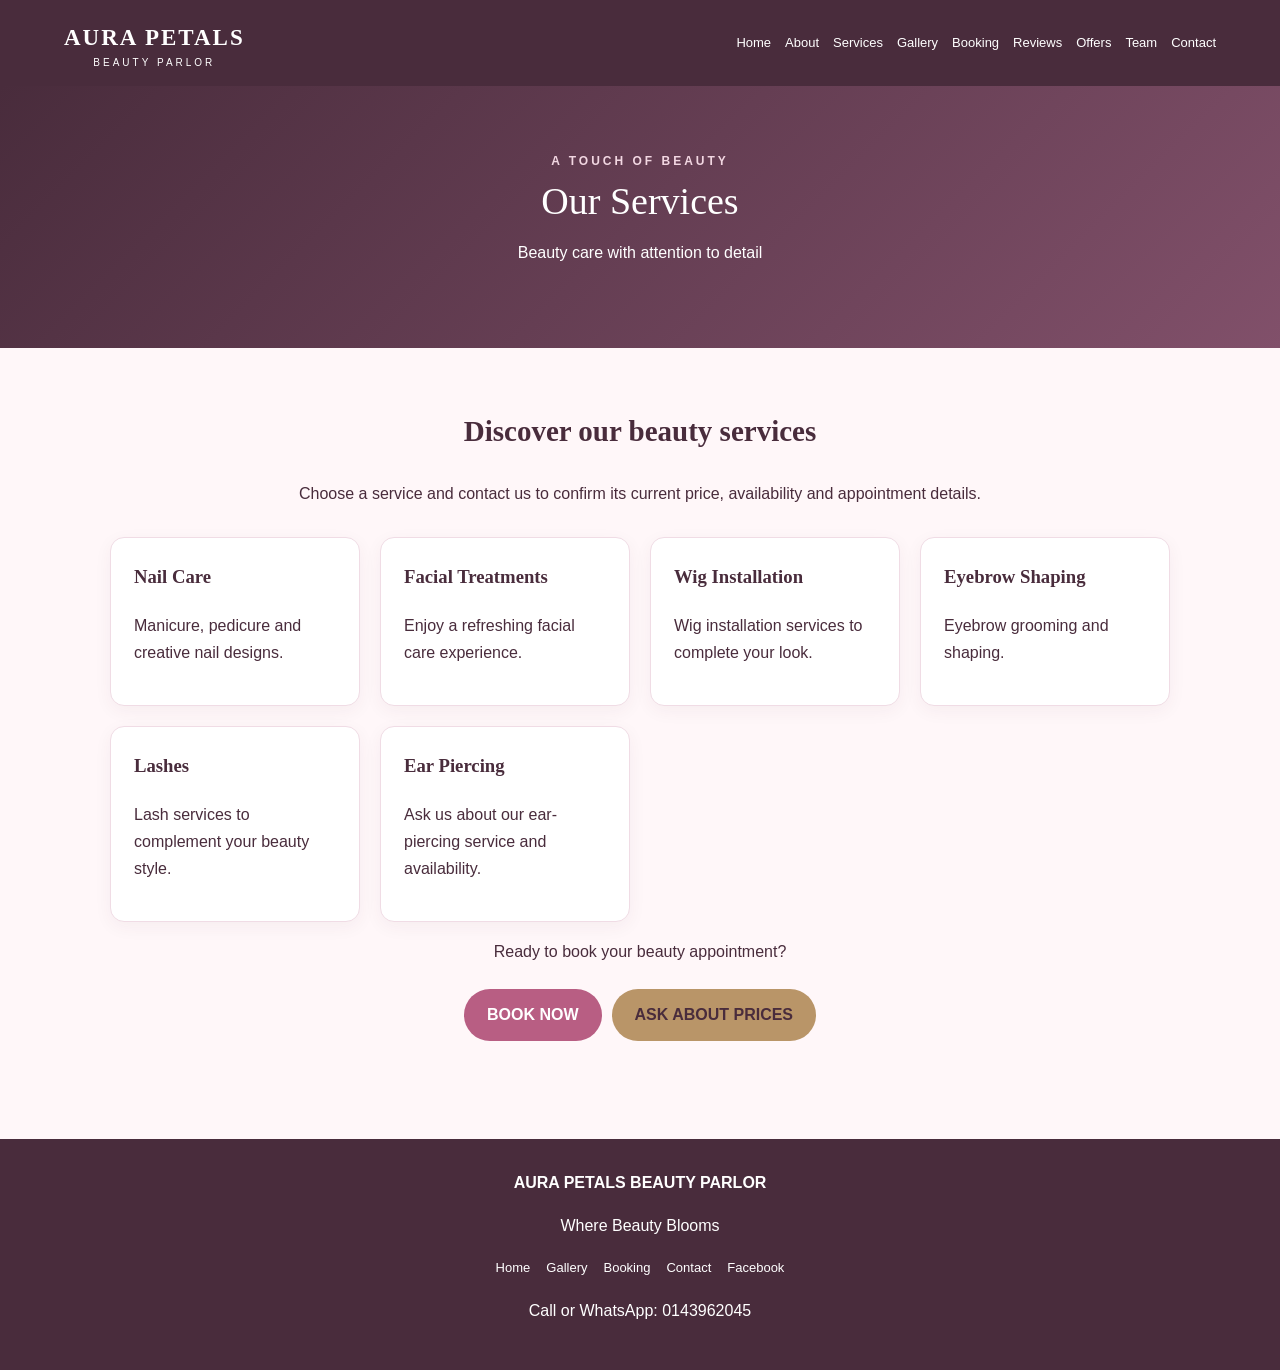
<file: services.html>
<!DOCTYPE html>
<html lang="en">
<head>
<meta charset="UTF-8">
<meta name="viewport" content="width=device-width, initial-scale=1">
<title>Our Services | Aura Petals Beauty Parlor</title>
<link rel="stylesheet" href="pages.css">
</head>
<body>
<header>
<a class="brand" href="index.html">AURA PETALS<small>BEAUTY PARLOR</small></a>
<nav>
<a href="index.html">Home</a><a href="about.html">About</a><a href="services.html">Services</a><a href="gallery.html">Gallery</a><a href="booking.html">Booking</a><a href="reviews.html">Reviews</a><a href="offers.html">Offers</a><a href="team.html">Team</a><a href="contact.html">Contact</a>
</nav>
</header>
<section class="page-hero"><div class="eyebrow">A TOUCH OF BEAUTY</div><h1>Our Services</h1><p>Beauty care with attention to detail</p></section>
<main>
<div class="intro"><h2>Discover our beauty services</h2><p>Choose a service and contact us to confirm its current price, availability and appointment details.</p></div>
<div class="cards">
<div class="card"><h3>Nail Care</h3><p>Manicure, pedicure and creative nail designs.</p></div>
<div class="card"><h3>Facial Treatments</h3><p>Enjoy a refreshing facial care experience.</p></div>
<div class="card"><h3>Wig Installation</h3><p>Wig installation services to complete your look.</p></div>
<div class="card"><h3>Eyebrow Shaping</h3><p>Eyebrow grooming and shaping.</p></div>
<div class="card"><h3>Lashes</h3><p>Lash services to complement your beauty style.</p></div>
<div class="card"><h3>Ear Piercing</h3><p>Ask us about our ear-piercing service and availability.</p></div>
</div>
<div class="intro"><p>Ready to book your beauty appointment?</p><a class="btn" href="booking.html">BOOK NOW</a><a class="btn gold" href="https://wa.me/254143962045">ASK ABOUT PRICES</a></div>
</main>
<footer><strong>AURA PETALS BEAUTY PARLOR</strong><p>Where Beauty Blooms</p><div class="footer-links"><a href="index.html">Home</a><a href="gallery.html">Gallery</a><a href="booking.html">Booking</a><a href="contact.html">Contact</a><a href="https://www.facebook.com/profile.php?id=61581383393894">Facebook</a></div><p>Call or WhatsApp: 0143962045</p></footer>
</body>
</html>
</file>
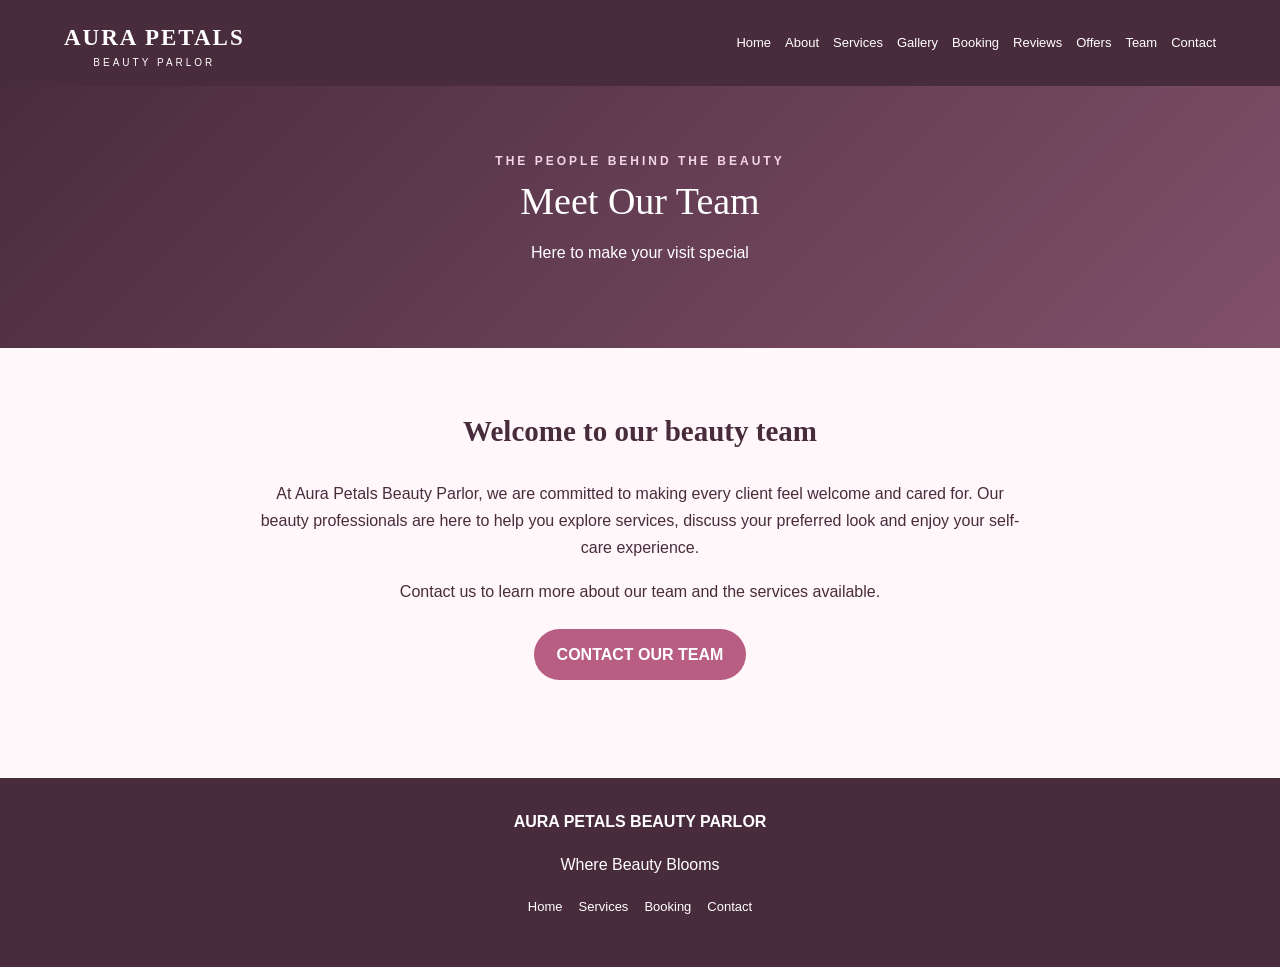
<file: team.html>
<!DOCTYPE html>
<html lang="en">
<head>
<meta charset="UTF-8">
<meta name="viewport" content="width=device-width, initial-scale=1">
<title>Meet Our Team | Aura Petals Beauty Parlor</title>
<link rel="stylesheet" href="pages.css">
</head>
<body>
<header>
<a class="brand" href="index.html">AURA PETALS<small>BEAUTY PARLOR</small></a>
<nav>
<a href="index.html">Home</a><a href="about.html">About</a><a href="services.html">Services</a><a href="gallery.html">Gallery</a><a href="booking.html">Booking</a><a href="reviews.html">Reviews</a><a href="offers.html">Offers</a><a href="team.html">Team</a><a href="contact.html">Contact</a>
</nav>
</header>
<section class="page-hero"><div class="eyebrow">THE PEOPLE BEHIND THE BEAUTY</div><h1>Meet Our Team</h1><p>Here to make your visit special</p></section>
<main>
<div class="intro">
<h2>Welcome to our beauty team</h2>
<p>At Aura Petals Beauty Parlor, we are committed to making every client feel welcome and cared for. Our beauty professionals are here to help you explore services, discuss your preferred look and enjoy your self-care experience.</p>
<p>Contact us to learn more about our team and the services available.</p>
<a class="btn" href="https://wa.me/254143962045?text=Hello%20Aura%20Petals%2C%20I%20would%20like%20to%20know%20more%20about%20your%20team." target="_blank" rel="noopener">CONTACT OUR TEAM</a>
</div>
</main>
<footer><strong>AURA PETALS BEAUTY PARLOR</strong><p>Where Beauty Blooms</p><div class="footer-links"><a href="index.html">Home</a><a href="services.html">Services</a><a href="booking.html">Booking</a><a href="contact.html">Contact</a></div></footer>
</body>
</html>
</file>
<file: pages.css>
:root {
  --pink: #b85e83;
  --deep: #492c3c;
  --light: #fff7f9;
  --cream: #f8eee8;
  --gold: #b99568;
  --white: #ffffff;
}

* {
  box-sizing: border-box;
}

body {
  margin: 0;
  background: var(--light);
  color: var(--deep);
  font-family: Arial, sans-serif;
  line-height: 1.7;
}

header {
  background: var(--deep);
  color: white;
  padding: 18px 5%;
  display: flex;
  align-items: center;
  justify-content: space-between;
  flex-wrap: wrap;
  gap: 14px;
}

.brand {
  color: white;
  text-decoration: none;
  font-family: Georgia, serif;
  font-size: 23px;
  font-weight: bold;
  letter-spacing: 2px;
}

.brand small {
  display: block;
  font: 10px Arial, sans-serif;
  letter-spacing: 3px;
  text-align: center;
}

nav {
  display: flex;
  flex-wrap: wrap;
  gap: 14px;
}

nav a, .footer-links a {
  color: white;
  text-decoration: none;
  font-size: 13px;
}

nav a:hover, .footer-links a:hover {
  color: #e8b9ce;
}

.page-hero {
  background: linear-gradient(135deg, #492c3c, #81506a);
  color: white;
  text-align: center;
  padding: 65px 20px;
}

.page-hero h1 {
  font: 38px Georgia, serif;
  margin: 8px 0;
}

.eyebrow {
  color: var(--gold);
  letter-spacing: 3px;
  font-size: 12px;
  font-weight: bold;
}

.page-hero .eyebrow {
  color: #f2d7e2;
}

main {
  max-width: 1100px;
  margin: auto;
  padding: 35px 20px 60px;
}

h2, h3 {
  font-family: Georgia, serif;
  color: var(--deep);
}

h2 {
  font-size: 29px;
}

.intro {
  max-width: 760px;
  margin: 0 auto 30px;
  text-align: center;
}

.cards {
  display: grid;
  grid-template-columns: repeat(auto-fit, minmax(220px, 1fr));
  gap: 20px;
}

.card {
  background: white;
  padding: 23px;
  border: 1px solid #f0dce5;
  border-radius: 14px;
  box-shadow: 0 5px 18px #492c3c0d;
}

.card h3 {
  margin-top: 0;
}

.gallery-grid {
  display: grid;
  grid-template-columns: repeat(auto-fit, minmax(220px, 1fr));
  gap: 14px;
}

.gallery-grid img {
  width: 100%;
  height: 260px;
  object-fit: cover;
  border-radius: 12px;
}

.btn {
  display: inline-block;
  background: var(--pink);
  color: white;
  padding: 12px 23px;
  border-radius: 30px;
  text-decoration: none;
  font-weight: bold;
  margin: 8px 5px;
}

.btn.gold {
  background: var(--gold);
  color: var(--deep);
}

form {
  max-width: 650px;
  margin: auto;
  background: white;
  padding: 25px;
  border-radius: 14px;
  box-shadow: 0 5px 20px #492c3c12;
}

label {
  display: block;
  margin: 14px 0 5px;
  font-weight: bold;
}

input, select, textarea {
  width: 100%;
  padding: 13px;
  border: 1px solid #ddc6d0;
  border-radius: 8px;
  font: inherit;
  background: white;
}

button {
  width: 100%;
  margin-top: 20px;
  padding: 14px;
  background: var(--pink);
  color: white;
  border: 0;
  border-radius: 30px;
  font-weight: bold;
  font-size: 14px;
}

footer {
  background: var(--deep);
  color: white;
  text-align: center;
  padding: 30px 15px;
}

.footer-links {
  display: flex;
  justify-content: center;
  flex-wrap: wrap;
  gap: 16px;
  margin: 18px 0;
}

footer a {
  color: #f2d7e2;
}

@media (max-width: 650px) {
  header {
    justify-content: center;
    text-align: center;
  }

  nav {
    justify-content: center;
  }

  .page-hero {
    padding: 45px 15px;
  }

  .page-hero h1 {
    font-size: 30px;
  }

  main {
    padding: 25px 15px 45px;
  }
}
</file>
